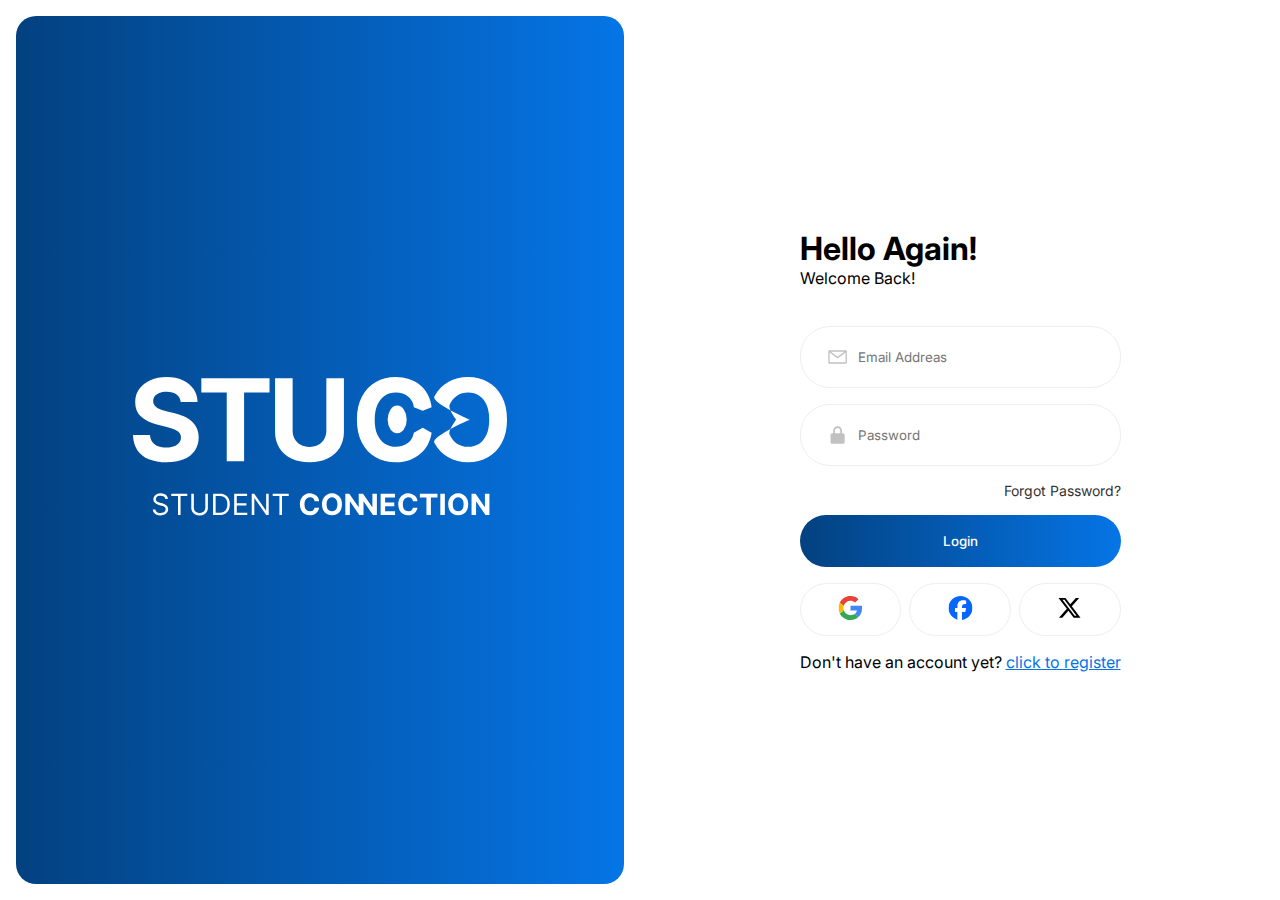
<file: auth/login.html>
<!DOCTYPE html>
<html lang="en">
	<head>
		<meta charset="UTF-8" />
		<meta name="viewport" content="width=device-width, initial-scale=1.0" />
		<title>Login</title>

		<link rel="stylesheet" href="../assets/css/global.css" />
		<link rel="stylesheet" href="../assets/css/login.css" />
	</head>
	<body>
		<div class="container">
			<div class="left-side">
				<div class="content">
					<img src="../assets/img/logo-stuco-auth.svg" alt="" />
				</div>
			</div>
			<div class="right-side">
				<div class="content">
					<div class="head">
						<h1>Hello Again!</h1>
						<p>Welcome Back!</p>
					</div>
					<div class="box">
						<form action="">
							<div class="input">
								<svg
									width="24"
									height="24"
									viewBox="0 0 24 24"
									fill="none"
									xmlns="http://www.w3.org/2000/svg">
									<g opacity="0.3">
										<path
											fill-rule="evenodd"
											clip-rule="evenodd"
											d="M1.5 5.25L2.25 4.5H21.75L22.5 5.25V18.75L21.75 19.5H2.25L1.5 18.75V5.25ZM3 6.8025V18H21V6.804L12.465 13.35H11.55L3 6.8025ZM19.545 6H4.455L12 11.8035L19.545 6Z"
											fill="#333333" />
									</g>
								</svg>

								<input type="email" placeholder="Email Addreas" />
							</div>

							<div class="input">
								<svg
									width="24"
									height="24"
									viewBox="0 0 24 24"
									fill="none"
									xmlns="http://www.w3.org/2000/svg">
									<g opacity="0.3">
										<path
											d="M20 12C20 10.897 19.103 10 18 10H17V7C17 4.243 14.757 2 12 2C9.243 2 7 4.243 7 7V10H6C4.897 10 4 10.897 4 12V20C4 21.103 4.897 22 6 22H18C19.103 22 20 21.103 20 20V12ZM9 7C9 5.346 10.346 4 12 4C13.654 4 15 5.346 15 7V10H9V7Z"
											fill="#333333" />
									</g>
								</svg>

								<input type="password" placeholder="Password" />
							</div>

							<a href="">Forgot Password?</a>

							<button type="button">Login</button>
						</form>

						<div class="media">
							<button>
								<img src="../assets/img/icon-google.svg" alt="google" />
							</button>

							<button>
								<img src="../assets/img/icon-facebook.svg" alt="fb" />
							</button>
							<button>
								<img src="../assets/img/icon-x.svg" alt="x" />
							</button>
						</div>

						<p>
							Don't have an account yet?
							<a href="register.html">click to register</a>
						</p>
					</div>
				</div>
			</div>
		</div>
	</body>
</html>
</file>
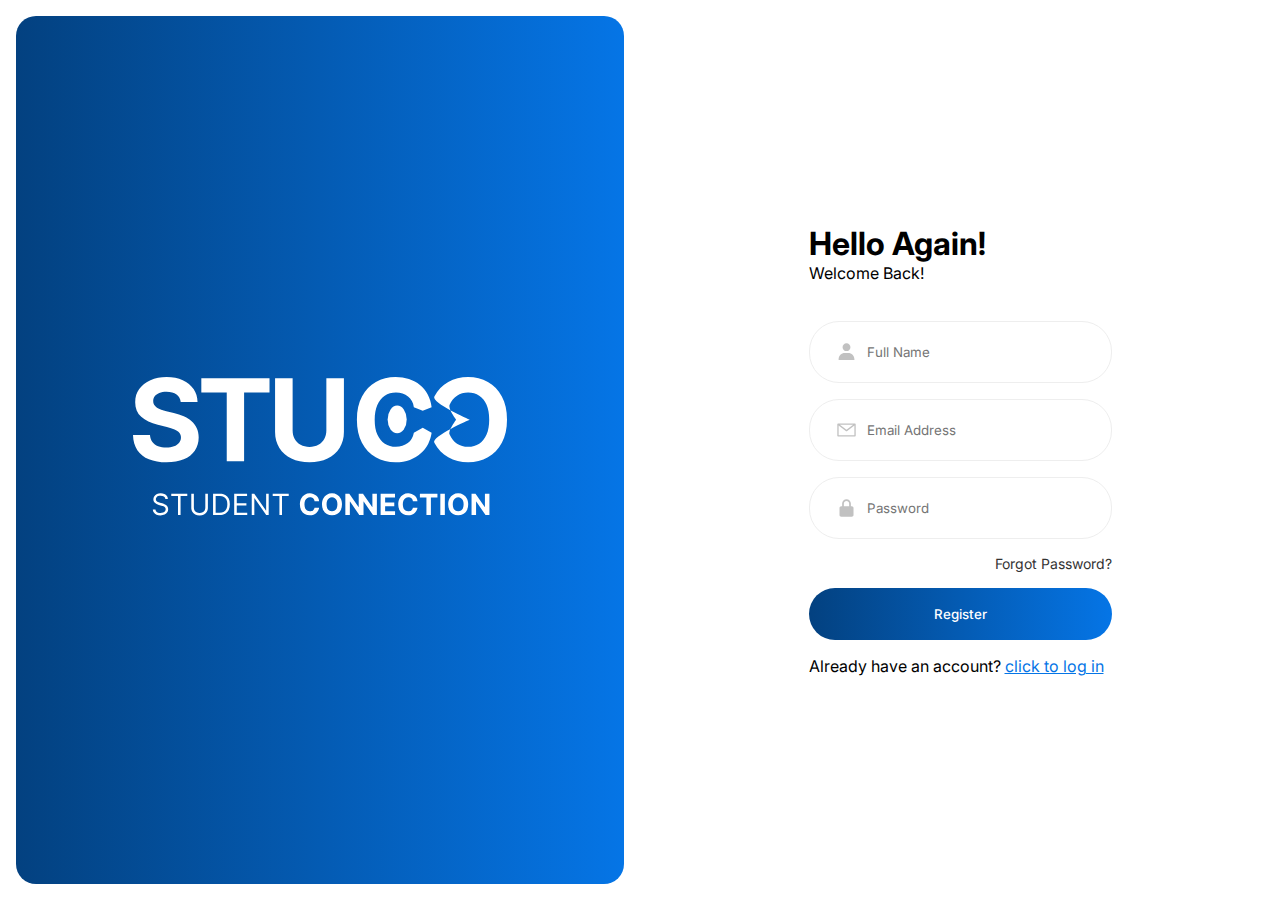
<file: auth/register.html>
<!DOCTYPE html>
<html lang="en">
	<head>
		<meta charset="UTF-8" />
		<meta name="viewport" content="width=device-width, initial-scale=1.0" />
		<title>Register</title>

		<link rel="stylesheet" href="../assets/css/global.css" />
		<link rel="stylesheet" href="../assets/css/login.css" />
	</head>
	<body>
		<div class="container">
			<div class="left-side">
				<div class="content">
					<img src="../assets/img/logo-stuco-auth.svg" alt="" />
				</div>
			</div>
			<div class="right-side">
				<div class="content">
					<div class="head">
						<h1>Hello Again!</h1>
						<p>Welcome Back!</p>
					</div>
					<div class="box">
						<form action="">
							<div class="input">
								<svg
									width="24"
									height="24"
									viewBox="0 0 24 24"
									fill="none"
									xmlns="http://www.w3.org/2000/svg">
									<g opacity="0.3">
										<path
											d="M7.5 6.5C7.5 8.981 9.519 11 12 11C14.481 11 16.5 8.981 16.5 6.5C16.5 4.019 14.481 2 12 2C9.519 2 7.5 4.019 7.5 6.5ZM20 21H21V20C21 16.141 17.859 13 14 13H10C6.14 13 3 16.141 3 20V21H20Z"
											fill="#333333" />
									</g>
								</svg>

								<input type="text" placeholder="Full Name" />
							</div>

							<div class="input">
								<svg
									width="24"
									height="24"
									viewBox="0 0 24 24"
									fill="none"
									xmlns="http://www.w3.org/2000/svg">
									<g opacity="0.3">
										<path
											fill-rule="evenodd"
											clip-rule="evenodd"
											d="M1.5 5.25L2.25 4.5H21.75L22.5 5.25V18.75L21.75 19.5H2.25L1.5 18.75V5.25ZM3 6.8025V18H21V6.804L12.465 13.35H11.55L3 6.8025ZM19.545 6H4.455L12 11.8035L19.545 6Z"
											fill="#333333" />
									</g>
								</svg>

								<input type="email" placeholder="Email Address" />
							</div>

							<div class="input">
								<svg
									width="24"
									height="24"
									viewBox="0 0 24 24"
									fill="none"
									xmlns="http://www.w3.org/2000/svg">
									<g opacity="0.3">
										<path
											d="M20 12C20 10.897 19.103 10 18 10H17V7C17 4.243 14.757 2 12 2C9.243 2 7 4.243 7 7V10H6C4.897 10 4 10.897 4 12V20C4 21.103 4.897 22 6 22H18C19.103 22 20 21.103 20 20V12ZM9 7C9 5.346 10.346 4 12 4C13.654 4 15 5.346 15 7V10H9V7Z"
											fill="#333333" />
									</g>
								</svg>

								<input type="password" placeholder="Password" />
							</div>

							<a href="">Forgot Password?</a>

							<button id="btnRegister" type="button">Register</button>
						</form>

						<p>
							Already have an account? <a href="login.html">click to log in</a>
						</p>
					</div>
				</div>
			</div>
		</div>

		<!-- POP UP MODAL -->
		<div class="bg-modal">
			<div class="modal">
				<div class="head">
					<h1>Temukan Keunikanmu</h1>
					<p>Yuk ikuti test minat bakat & karir</p>
					<p class="close">x</p>
				</div>
				<img src="../assets/img/ilust-modal.svg" alt="" />
				<div class="footer">
					<button>Mulai</button>
					<button id="btnMulai" class="last">
						Nanti dulu, Jelajahi website stuco
					</button>
				</div>
			</div>
		</div>

		<!-- AKHIR POP UP MODAL -->
		<script src="../assets/js/modal-register.js"></script>

		<script></script>
	</body>
</html>
</file>
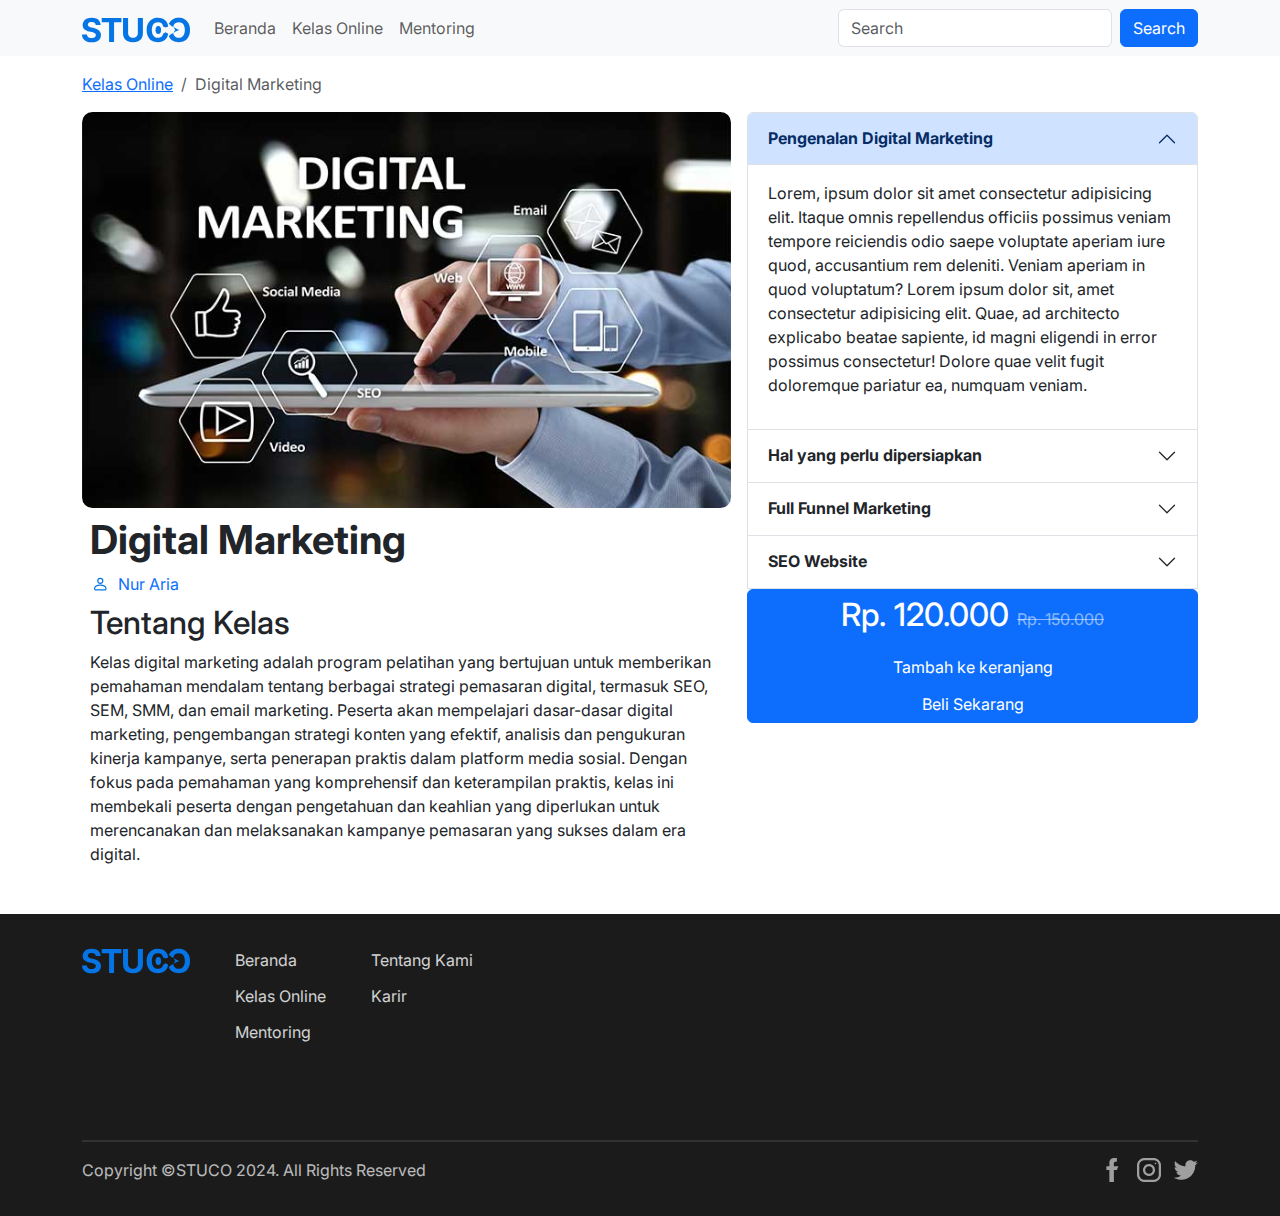
<file: kelas online/details.html>
<!DOCTYPE html>
<html lang="en">
	<head>
		<meta charset="UTF-8" />
		<meta name="viewport" content="width=device-width, initial-scale=1.0" />
		<link
			href="https://cdn.jsdelivr.net/npm/bootstrap@5.3.3/dist/css/bootstrap.min.css"
			rel="stylesheet"
			integrity="sha384-QWTKZyjpPEjISv5WaRU9OFeRpok6YctnYmDr5pNlyT2bRjXh0JMhjY6hW+ALEwIH"
			crossorigin="anonymous" />
		<title>Details : Digital Marketing</title>

		<link rel="stylesheet" href="../assets/css/global.css" />
		<link rel="stylesheet" href="../assets/css/footer.css" />
	</head>
	<body>
		<!-- Navbar -->
		<nav class="navbar navbar-expand-lg bg-body-tertiary">
			<div class="container">
				<a class="navbar-brand" href="#">
					<img src="../assets/img/logo-stuco.svg" alt="" />
				</a>
				<button
					class="navbar-toggler"
					type="button"
					data-bs-toggle="collapse"
					data-bs-target="#navbarSupportedContent"
					aria-controls="navbarSupportedContent"
					aria-expanded="false"
					aria-label="Toggle navigation">
					<span class="navbar-toggler-icon"></span>
				</button>
				<div class="collapse navbar-collapse" id="navbarSupportedContent">
					<ul class="navbar-nav me-auto mb-2 mb-lg-0">
						<li class="nav-item">
							<a class="nav-link" href="../beranda/index.html">Beranda</a>
						</li>
						<li class="nav-item">
							<a class="nav-link" href="../kelas online/index.html"
								>Kelas Online</a
							>
						</li>
						<li class="nav-item">
							<a class="nav-link" href="../mentoring/index.html">Mentoring</a>
						</li>
					</ul>
					<form class="d-flex" role="search">
						<input
							class="form-control me-2"
							type="search"
							placeholder="Search"
							aria-label="Search" />
						<button class="btn btn-primary" type="submit">Search</button>
					</form>
				</div>
			</div>
		</nav>
		<!-- Akhir Navbar -->

		<div class="container my-3">
			<nav aria-label="breadcrumb">
				<ol class="breadcrumb">
					<li class="breadcrumb-item"><a href="index.html">Kelas Online</a></li>
					<li class="breadcrumb-item active" aria-current="page">
						Digital Marketing
					</li>
				</ol>
			</nav>
		</div>
		<div class="d-flex container gap-3">
			<div class="left">
				<img class="w-100" src="../assets/img/details.svg" alt="" />
				<div class="m-2">
					<h1 class="fw-bold">Digital Marketing</h1>
					<div class="d-flex gap-2">
						<img src="../assets/img/profile.svg" alt="" />
						<p class="text-primary m-0">Nur Aria</p>
					</div>
				</div>
				<div class="m-2">
					<h2>Tentang Kelas</h2>
					<p>
						Kelas digital marketing adalah program pelatihan yang bertujuan
						untuk memberikan pemahaman mendalam tentang berbagai strategi
						pemasaran digital, termasuk SEO, SEM, SMM, dan email marketing.
						Peserta akan mempelajari dasar-dasar digital marketing, pengembangan
						strategi konten yang efektif, analisis dan pengukuran kinerja
						kampanye, serta penerapan praktis dalam platform media sosial.
						Dengan fokus pada pemahaman yang komprehensif dan keterampilan
						praktis, kelas ini membekali peserta dengan pengetahuan dan keahlian
						yang diperlukan untuk merencanakan dan melaksanakan kampanye
						pemasaran yang sukses dalam era digital.
					</p>
				</div>
			</div>
			<div class="rigt">
				<div class="accordion" id="accordionExample">
					<div class="accordion-item">
						<h2 class="accordion-header">
							<button
								class="accordion-button"
								type="button"
								data-bs-toggle="collapse"
								data-bs-target="#collapseOne"
								aria-expanded="true"
								aria-controls="collapseOne">
								<b> Pengenalan Digital Marketing </b>
							</button>
						</h2>
						<div
							id="collapseOne"
							class="accordion-collapse collapse show"
							data-bs-parent="#accordionExample">
							<div class="accordion-body">
								<p>
									Lorem, ipsum dolor sit amet consectetur adipisicing elit.
									Itaque omnis repellendus officiis possimus veniam tempore
									reiciendis odio saepe voluptate aperiam iure quod, accusantium
									rem deleniti. Veniam aperiam in quod voluptatum? Lorem ipsum
									dolor sit, amet consectetur adipisicing elit. Quae, ad
									architecto explicabo beatae sapiente, id magni eligendi in
									error possimus consectetur! Dolore quae velit fugit doloremque
									pariatur ea, numquam veniam.
								</p>
							</div>
						</div>
					</div>
					<div class="accordion-item">
						<h2 class="accordion-header">
							<button
								class="accordion-button collapsed"
								type="button"
								data-bs-toggle="collapse"
								data-bs-target="#collapseTwo"
								aria-expanded="false"
								aria-controls="collapseTwo">
								<b>Hal yang perlu dipersiapkan</b>
							</button>
						</h2>
						<div
							id="collapseTwo"
							class="accordion-collapse collapse"
							data-bs-parent="#accordionExample">
							<div class="accordion-body">
								<p>
									Lorem, ipsum dolor sit amet consectetur adipisicing elit.
									Itaque omnis repellendus officiis possimus veniam tempore
									reiciendis odio saepe voluptate aperiam iure quod, accusantium
									rem deleniti. Veniam aperiam in quod voluptatum? Lorem ipsum
									dolor sit, amet consectetur adipisicing elit. Quae, ad
									architecto explicabo beatae sapiente, id magni eligendi in
									error possimus consectetur! Dolore quae velit fugit doloremque
									pariatur ea, numquam veniam.
								</p>
							</div>
						</div>
					</div>
					<div class="accordion-item">
						<h2 class="accordion-header">
							<button
								class="accordion-button collapsed"
								type="button"
								data-bs-toggle="collapse"
								data-bs-target="#collapsefour"
								aria-expanded="false"
								aria-controls="collapsefour">
								<b>Full Funnel Marketing</b>
							</button>
						</h2>
						<div
							id="collapsefour"
							class="accordion-collapse collapse"
							data-bs-parent="#accordionExample">
							<div class="accordion-body">
								<p>
									Lorem, ipsum dolor sit amet consectetur adipisicing elit.
									Itaque omnis repellendus officiis possimus veniam tempore
									reiciendis odio saepe voluptate aperiam iure quod, accusantium
									rem deleniti. Veniam aperiam in quod voluptatum? Lorem ipsum
									dolor sit, amet consectetur adipisicing elit. Quae, ad
									architecto explicabo beatae sapiente, id magni eligendi in
									error possimus consectetur! Dolore quae velit fugit doloremque
									pariatur ea, numquam veniam.
								</p>
							</div>
						</div>
					</div>
					<div class="accordion-item">
						<h2 class="accordion-header">
							<button
								class="accordion-button collapsed"
								type="button"
								data-bs-toggle="collapse"
								data-bs-target="#collapseThree"
								aria-expanded="false"
								aria-controls="collapseThree">
								<b>SEO Website</b>
							</button>
						</h2>
						<div
							id="collapseThree"
							class="accordion-collapse collapse"
							data-bs-parent="#accordionExample">
							<div class="accordion-body">
								<p>
									Lorem, ipsum dolor sit amet consectetur adipisicing elit.
									Itaque omnis repellendus officiis possimus veniam tempore
									reiciendis odio saepe voluptate aperiam iure quod, accusantium
									rem deleniti. Veniam aperiam in quod voluptatum? Lorem ipsum
									dolor sit, amet consectetur adipisicing elit. Quae, ad
									architecto explicabo beatae sapiente, id magni eligendi in
									error possimus consectetur! Dolore quae velit fugit doloremque
									pariatur ea, numquam veniam.
								</p>
							</div>
						</div>
					</div>
					<div
						class="btn-group-vertical w-100"
						role="group"
						aria-label="Vertical button group">
						<button
							type="button"
							class="btn btn-primary d-flex justify-content-center align-items-center gap-2">
							<h2>Rp. 120.000</h2>
							<span
								class="text-decoration-line-through text-white text-opacity-50"
								>Rp. 150.000</span
							>
						</button>
						<button type="button" class="btn btn-primary">
							Tambah ke keranjang
						</button>
						<button type="button" class="btn btn-primary">Beli Sekarang</button>
					</div>
				</div>
			</div>
		</div>

		<!-- Footer -->
		<footer>
			<div class="container">
				<div class="atas">
					<img src="../assets/img/logo-stuco.svg" alt="" />
					<div class="menu">
						<a href="../beranda/index.html">Beranda</a>
						<a href="../kelas online/index.html">Kelas Online</a>
						<a href="../mentoring/index.html">Mentoring</a>
					</div>
					<div class="menu">
						<a href="">Tentang Kami</a>
						<a href="">Karir</a>
					</div>
				</div>
				<div class="bawah">
					<hr />
					<div class="body">
						<p>Copyright ©STUCO 2024. All Rights Reserved</p>
						<div class="sosmed">
							<img src="../assets/img/Social/Facebook.png" alt="" />
							<img src="../assets/img/Social/Instagram.png" alt="" />
							<img src="../assets/img/Social/Twitter.png" alt="" />
						</div>
					</div>
				</div>
			</div>
		</footer>
		<!-- Akhir Footer -->

		<script
			src="https://cdn.jsdelivr.net/npm/bootstrap@5.3.3/dist/js/bootstrap.bundle.min.js"
			integrity="sha384-YvpcrYf0tY3lHB60NNkmXc5s9fDVZLESaAA55NDzOxhy9GkcIdslK1eN7N6jIeHz"
			crossorigin="anonymous"></script>
		<script
			src="https://cdn.jsdelivr.net/npm/@popperjs/core@2.11.8/dist/umd/popper.min.js"
			integrity="sha384-I7E8VVD/ismYTF4hNIPjVp/Zjvgyol6VFvRkX/vR+Vc4jQkC+hVqc2pM8ODewa9r"
			crossorigin="anonymous"></script>
		<script
			src="https://cdn.jsdelivr.net/npm/bootstrap@5.3.3/dist/js/bootstrap.min.js"
			integrity="sha384-0pUGZvbkm6XF6gxjEnlmuGrJXVbNuzT9qBBavbLwCsOGabYfZo0T0to5eqruptLy"
			crossorigin="anonymous"></script>
	</body>
</html>
</file>
<file: assets/css/global.css>
@import url("https://fonts.googleapis.com/css2?family=Inter:wght@100..900&display=swap");

* {
	margin: 0;
	padding: 0;
	box-sizing: border-box;

	font-family: "Inter";
}
</file>
<file: assets/css/login.css>
.container {
	display: flex;
}

.left-side,
.right-side {
	margin: 1rem;
	width: 50%;
	height: calc(100vh - 2rem);
}

/* Left-side */
.left-side .content {
	background: linear-gradient(
		90deg,
		rgba(3, 65, 128, 1) 0%,
		rgba(5, 117, 230, 1) 100%
	);
	height: 100%;
	border-radius: 20px;

	display: flex;
}

.left-side .content img {
	margin: auto;
}
/* Akhir Left-side */

/* Right-side */
.right-side {
	display: flex;
	justify-content: center;
	align-items: center;
}

.right-side .content .box form {
	display: flex;
	flex-direction: column;
	gap: 16px;
}

.input {
	display: flex;
	gap: 10px;
	padding: 18px 26px;
	border-radius: 30px;
	border: 1px solid #eeeeee;
}

input {
	width: 100%;
	outline: none;
	border: none;
}

.right-side .content .box form a {
	text-align: right;
	color: #333333;
	font-size: 14px;
	text-decoration: none;
}

.right-side .content .box form button {
	background: linear-gradient(
		90deg,
		rgba(3, 65, 128, 1) 0%,
		rgba(5, 117, 230, 1) 100%
	);
	border: none;
	border-radius: 30px;
	padding: 18px 26px;
	color: white;
	font-weight: 500;
}

.box {
	margin-top: 38px;
	display: flex;
	flex-direction: column;
	gap: 16px;
}

.box .media {
	display: flex;
	justify-content: space-between;
	gap: 8px;
}

.box .media button {
	width: 100%;
	padding: 12px 26px;
	border-radius: 30px;
	border: 1px solid #eeeeee;
	background: white;
	cursor: pointer;
}

.box .media button:hover {
	background-color: #c9c9c9;
}

.box .media p {
	color: #333333;
}

.box p a {
	color: #0575e6;
}

/* Akhir Right-side */

/* Modal */
.bg-modal {
	width: 100%;
	height: 100%;
	background-color: rgba(0, 0, 0, 0.7);
	position: absolute;
	display: none;
	justify-content: center;
	align-items: center;
	top: 0;
}

.modal {
	border-radius: 1rem;
	width: 634px;
	background-color: #ffffff;
	padding: 30px;
	display: flex;
	flex-direction: column;
	gap: 20px;
	justify-content: center;
	align-items: center;
	text-align: center;
}

.modal .head {
	width: 100%;
	position: relative;
}

.modal .head .close {
	position: absolute;
	top: 0;
	right: 0;
	cursor: pointer;
	font-size: 24px;
	font-weight: bold;
}

.modal img {
	width: 247.22px;
}

.modal .footer {
	display: flex;
	flex-direction: column;
	width: 100%;
	gap: 1rem;
}

.modal .footer button {
	width: 100%;
	border-radius: 30px;
	padding: 18px 26px;
	cursor: pointer;
}

.modal .footer button:nth-child(1) {
	border: none;
	background-color: #0575e6;
	color: white;
}

.modal .footer button:nth-child(2) {
	border: 1px solid #0575e6;
	color: #0575e6;
	background-color: white;
}
/* Akhir Modal */
</file>
<file: assets/css/footer.css>
/* Footer */
footer {
	margin-top: 32px;
	background-color: #1b1b1b;
	height: 302px;
	width: 100%;
	padding: 34px;
}

footer .container {
	height: 100%;
	display: flex;
	flex-direction: column;
	justify-content: space-between;
}

footer .container .atas {
	display: flex;
	align-items: start;
	gap: 45px;
}

footer .container .atas .menu {
	display: flex;
	flex-direction: column;
	gap: 12px;
}

footer .container .atas .menu a {
	color: white;
	text-decoration: none;
	opacity: 80%;
}

footer .container .bawah hr {
	border: 1px solid white;
	opacity: 10%;
}

footer .container .bawah .body {
	justify-content: space-between;
	display: flex;
	color: white;
}

footer .container .bawah .body p {
	margin: 0px;
	opacity: 70%;
}

footer .container .bawah .body .sosmed {
	display: flex;
	gap: 12px;
}
/* Akhir Footer */
</file>
